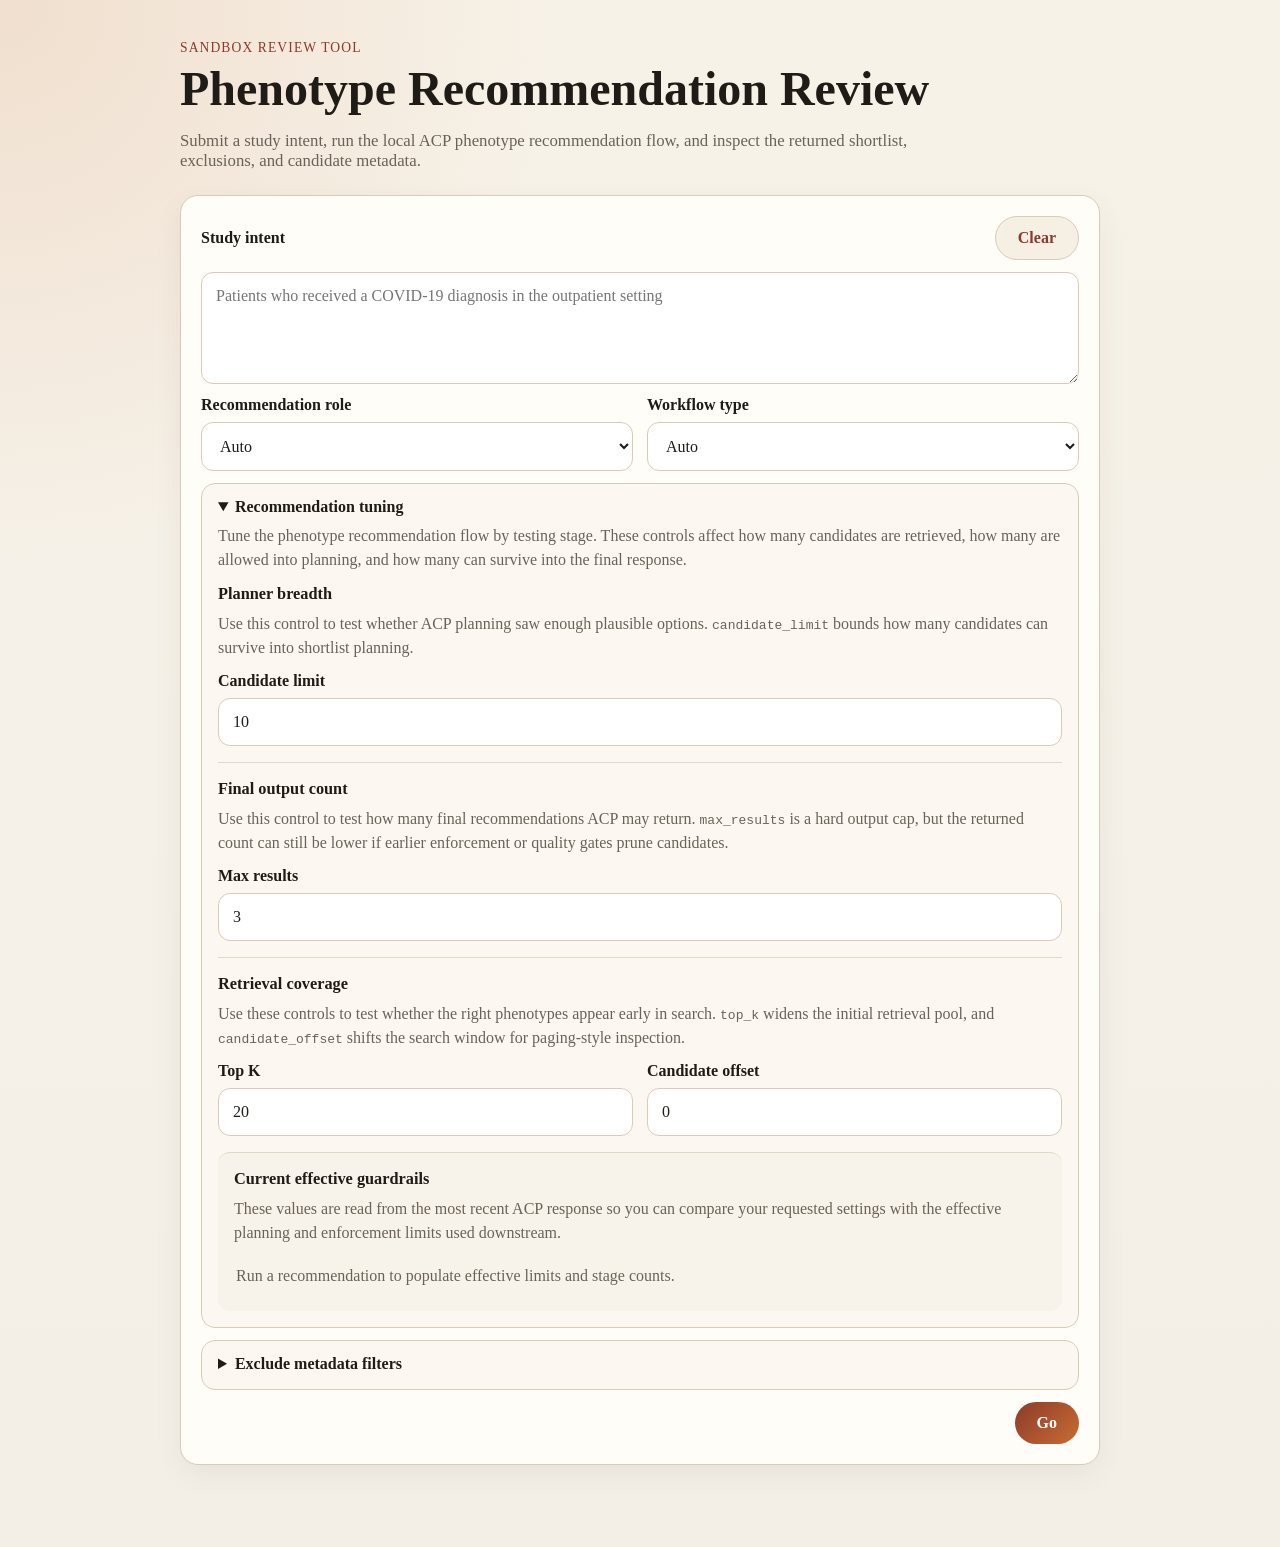
<file: utilities/phenotype_recommendation_review_app/index.html>
<!doctype html>
<html lang="en">
  <head>
    <meta charset="utf-8">
    <meta name="viewport" content="width=device-width, initial-scale=1">
    <title>Phenotype Recommendation Review</title>
    <link rel="stylesheet" href="./styles.css">
  </head>
  <body>
    <main class="page">
      <header class="hero">
        <p class="eyebrow">Sandbox Review Tool</p>
        <h1>Phenotype Recommendation Review</h1>
        <p class="intro">Submit a study intent, run the local ACP phenotype recommendation flow, and inspect the returned shortlist, exclusions, and candidate metadata.</p>
      </header>

      <section class="panel">
        <form id="intent-form" class="intent-form">
          <div class="label-row">
            <label for="study-intent">Study intent</label>
            <button type="button" id="clear-intent-button" class="button-link subtle-button">Clear</button>
          </div>
          <textarea id="study-intent" name="study_intent" rows="4" placeholder="Patients who received a COVID-19 diagnosis in the outpatient setting"></textarea>

          <div class="form-grid">
            <div class="field-group">
              <label for="recommendation-role">Recommendation role</label>
              <select id="recommendation-role" name="recommendation_role">
                <option value="">Auto</option>
                <option value="target">Target</option>
                <option value="comparator">Comparator</option>
                <option value="outcome">Outcome</option>
              </select>
            </div>
            <div class="field-group">
              <label for="workflow-type">Workflow type</label>
              <select id="workflow-type" name="workflow_type">
                <option value="">Auto</option>
                <option value="incidence">Incidence</option>
                <option value="cohort_methods">Cohort Methods</option>
              </select>
            </div>
          </div>

          <details class="filter-details" open>
            <summary>Recommendation tuning</summary>
            <p class="muted compact">Tune the phenotype recommendation flow by testing stage. These controls affect how many candidates are retrieved, how many are allowed into planning, and how many can survive into the final response.</p>

            <section class="tuning-section">
              <h3>Planner breadth</h3>
              <p class="muted compact">Use this control to test whether ACP planning saw enough plausible options. <code>candidate_limit</code> bounds how many candidates can survive into shortlist planning.</p>
              <div class="form-grid">
                <div class="field-group">
                  <label for="candidate-limit">Candidate limit</label>
                  <input id="candidate-limit" name="candidate_limit" type="number" min="1" step="1" value="10">
                </div>
              </div>
            </section>

            <section class="tuning-section">
              <h3>Final output count</h3>
              <p class="muted compact">Use this control to test how many final recommendations ACP may return. <code>max_results</code> is a hard output cap, but the returned count can still be lower if earlier enforcement or quality gates prune candidates.</p>
              <div class="form-grid">
                <div class="field-group">
                  <label for="max-results">Max results</label>
                  <input id="max-results" name="max_results" type="number" min="1" step="1" value="3">
                </div>
              </div>
            </section>

                        <section class="tuning-section">
              <h3>Retrieval coverage</h3>
              <p class="muted compact">Use these controls to test whether the right phenotypes appear early in search. <code>top_k</code> widens the initial retrieval pool, and <code>candidate_offset</code> shifts the search window for paging-style inspection.</p>
              <div class="form-grid">
                <div class="field-group">
                  <label for="top-k">Top K</label>
                  <input id="top-k" name="top_k" type="number" min="1" step="1" value="20">
                </div>
                <div class="field-group">
                  <label for="candidate-offset">Candidate offset</label>
                  <input id="candidate-offset" name="candidate_offset" type="number" min="0" step="1" value="0">
                </div>
              </div>
            </section>

            <section class="tuning-section tuning-section-readonly">
              <h3>Current effective guardrails</h3>
              <p class="muted compact">These values are read from the most recent ACP response so you can compare your requested settings with the effective planning and enforcement limits used downstream.</p>
              <div id="guardrail-summary" class="guardrail-grid">
                <div class="guardrail-empty muted">Run a recommendation to populate effective limits and stage counts.</div>
              </div>
            </section>
          </details>

          <details class="filter-details">
            <summary>Exclude metadata filters</summary>
            <p class="muted compact">Filters are passed through to ACP as exact metadata exclusions. Leave a field blank to ignore it. Use commas for multiple values.</p>
            <div class="form-grid">
              <div class="field-group">
                <label for="exclude-source-dataset">Exclude source dataset</label>
                <input id="exclude-source-dataset" name="exclude_source_dataset" type="text" placeholder="e.g. VA_CIPHER, OHDSI PhenotypeLibrary">
              </div>
              <div class="field-group">
                <label for="exclude-source-record-type">Exclude source record type</label>
                <input id="exclude-source-record-type" name="exclude_source_record_type" type="text" placeholder="e.g. disease_phenotype">
              </div>
              <div class="field-group">
                <label for="exclude-phenotype-role">Exclude phenotype role</label>
                <input id="exclude-phenotype-role" name="exclude_phenotype_role" type="text" placeholder="e.g. procedure, visit">
              </div>
              <div class="field-group">
                <label for="exclude-care-setting-scope">Exclude care setting</label>
                <input id="exclude-care-setting-scope" name="exclude_care_setting_scope" type="text" placeholder="e.g. inpatient">
              </div>
              <div class="field-group">
                <label for="exclude-executable-status">Exclude executable status</label>
                <input id="exclude-executable-status" name="exclude_executable_definition_status" type="text" placeholder="e.g. codes_only">
              </div>
            </div>
          </details>

          <div class="actions actions-right">
            <span id="status" class="status"></span>
            <button type="submit" id="go-button">Go</button>
          </div>
        </form>
      </section>

      <section id="results-panel" class="panel hidden">
        <div class="results-header results-header-row">
          <div>
            <h2>Recommendations</h2>
            <p id="result-summary" class="muted"></p>
          </div>
          <button type="button" id="reset-results-button" class="button-link subtle-button">Reset</button>
        </div>
        <ol id="recommendation-list" class="recommendation-list"></ol>
        <details id="diagnostics-panel" class="json-details hidden">
          <summary>Show flow diagnostics</summary>
          <div class="diagnostic-stack">
            <div>
              <h3>Candidate exclusions</h3>
              <pre id="candidate-exclusions-output"></pre>
            </div>
            <div>
              <h3>Planning candidates</h3>
              <pre id="planning-candidates-output"></pre>
            </div>
          </div>
        </details>
        <details class="json-details">
          <summary>Show full JSON response</summary>
          <pre id="json-output"></pre>
        </details>
      </section>

      <section id="error-panel" class="panel hidden error-panel">
        <h2>Request failed</h2>
        <pre id="error-output"></pre>
      </section>
    </main>
    <script src="./app.js"></script>
  </body>
</html>
</file>
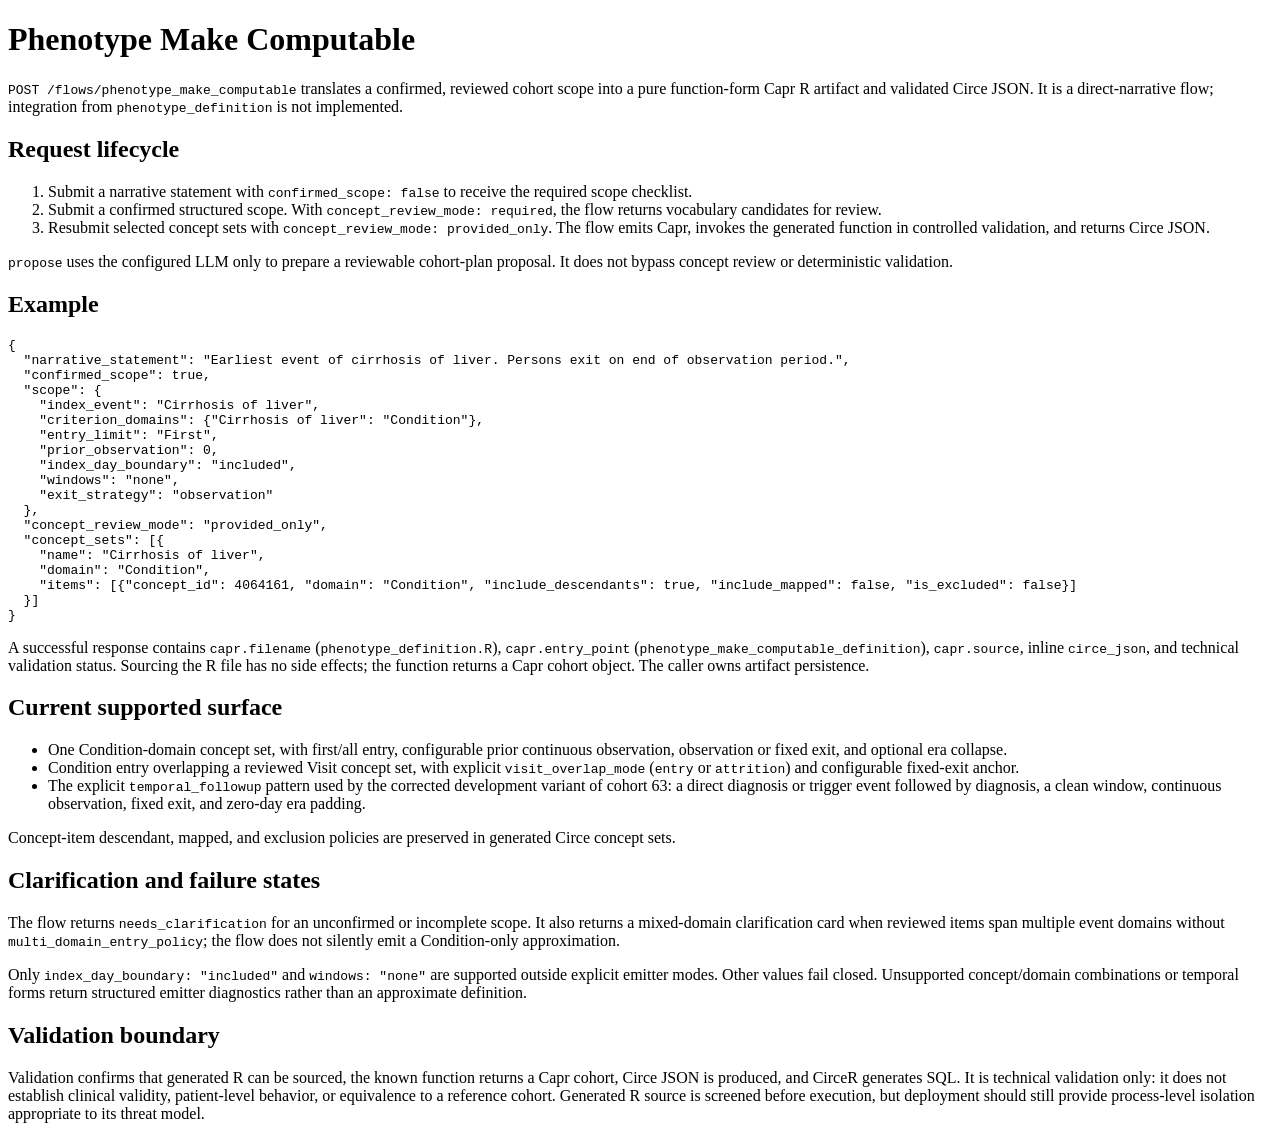
<file: docs/WORKFLOW_PHENOTYPE_MAKE_COMPUTABLE.html>
<?xml version="1.0" encoding="UTF-8" ?>
<!DOCTYPE html PUBLIC "-//W3C//DTD XHTML 1.0 Strict//EN"
	"http://www.w3.org/TR/xhtml1/DTD/xhtml1-strict.dtd">

<html xmlns="http://www.w3.org/1999/xhtml">

<head>
<title>WORKFLOW_PHENOTYPE_MAKE_COMPUTABLE.html</title>
<meta http-equiv="Content-Type" content="text/html;charset=utf-8"/>

</head>

<body>

<h1 id="phenotype-make-computable">Phenotype Make Computable</h1>
<p><code>POST /flows/phenotype_make_computable</code> translates a
confirmed, reviewed cohort scope into a pure function-form Capr R
artifact and validated Circe JSON. It is a direct-narrative flow;
integration from <code>phenotype_definition</code> is not
implemented.</p>
<h2 id="request-lifecycle">Request lifecycle</h2>
<ol type="1">
<li>Submit a narrative statement with
<code>confirmed_scope: false</code> to receive the required scope
checklist.</li>
<li>Submit a confirmed structured scope. With
<code>concept_review_mode: required</code>, the flow returns vocabulary
candidates for review.</li>
<li>Resubmit selected concept sets with
<code>concept_review_mode: provided_only</code>. The flow emits Capr,
invokes the generated function in controlled validation, and returns
Circe JSON.</li>
</ol>
<p><code>propose</code> uses the configured LLM only to prepare a
reviewable cohort-plan proposal. It does not bypass concept review or
deterministic validation.</p>
<h2 id="example">Example</h2>
<div class="sourceCode" id="cb1"><pre
class="sourceCode json"><code class="sourceCode json"><span id="cb1-1"><a href="#cb1-1" aria-hidden="true" tabindex="-1"></a><span class="fu">{</span></span>
<span id="cb1-2"><a href="#cb1-2" aria-hidden="true" tabindex="-1"></a>  <span class="dt">&quot;narrative_statement&quot;</span><span class="fu">:</span> <span class="st">&quot;Earliest event of cirrhosis of liver. Persons exit on end of observation period.&quot;</span><span class="fu">,</span></span>
<span id="cb1-3"><a href="#cb1-3" aria-hidden="true" tabindex="-1"></a>  <span class="dt">&quot;confirmed_scope&quot;</span><span class="fu">:</span> <span class="kw">true</span><span class="fu">,</span></span>
<span id="cb1-4"><a href="#cb1-4" aria-hidden="true" tabindex="-1"></a>  <span class="dt">&quot;scope&quot;</span><span class="fu">:</span> <span class="fu">{</span></span>
<span id="cb1-5"><a href="#cb1-5" aria-hidden="true" tabindex="-1"></a>    <span class="dt">&quot;index_event&quot;</span><span class="fu">:</span> <span class="st">&quot;Cirrhosis of liver&quot;</span><span class="fu">,</span></span>
<span id="cb1-6"><a href="#cb1-6" aria-hidden="true" tabindex="-1"></a>    <span class="dt">&quot;criterion_domains&quot;</span><span class="fu">:</span> <span class="fu">{</span><span class="dt">&quot;Cirrhosis of liver&quot;</span><span class="fu">:</span> <span class="st">&quot;Condition&quot;</span><span class="fu">},</span></span>
<span id="cb1-7"><a href="#cb1-7" aria-hidden="true" tabindex="-1"></a>    <span class="dt">&quot;entry_limit&quot;</span><span class="fu">:</span> <span class="st">&quot;First&quot;</span><span class="fu">,</span></span>
<span id="cb1-8"><a href="#cb1-8" aria-hidden="true" tabindex="-1"></a>    <span class="dt">&quot;prior_observation&quot;</span><span class="fu">:</span> <span class="dv">0</span><span class="fu">,</span></span>
<span id="cb1-9"><a href="#cb1-9" aria-hidden="true" tabindex="-1"></a>    <span class="dt">&quot;index_day_boundary&quot;</span><span class="fu">:</span> <span class="st">&quot;included&quot;</span><span class="fu">,</span></span>
<span id="cb1-10"><a href="#cb1-10" aria-hidden="true" tabindex="-1"></a>    <span class="dt">&quot;windows&quot;</span><span class="fu">:</span> <span class="st">&quot;none&quot;</span><span class="fu">,</span></span>
<span id="cb1-11"><a href="#cb1-11" aria-hidden="true" tabindex="-1"></a>    <span class="dt">&quot;exit_strategy&quot;</span><span class="fu">:</span> <span class="st">&quot;observation&quot;</span></span>
<span id="cb1-12"><a href="#cb1-12" aria-hidden="true" tabindex="-1"></a>  <span class="fu">},</span></span>
<span id="cb1-13"><a href="#cb1-13" aria-hidden="true" tabindex="-1"></a>  <span class="dt">&quot;concept_review_mode&quot;</span><span class="fu">:</span> <span class="st">&quot;provided_only&quot;</span><span class="fu">,</span></span>
<span id="cb1-14"><a href="#cb1-14" aria-hidden="true" tabindex="-1"></a>  <span class="dt">&quot;concept_sets&quot;</span><span class="fu">:</span> <span class="ot">[</span><span class="fu">{</span></span>
<span id="cb1-15"><a href="#cb1-15" aria-hidden="true" tabindex="-1"></a>    <span class="dt">&quot;name&quot;</span><span class="fu">:</span> <span class="st">&quot;Cirrhosis of liver&quot;</span><span class="fu">,</span></span>
<span id="cb1-16"><a href="#cb1-16" aria-hidden="true" tabindex="-1"></a>    <span class="dt">&quot;domain&quot;</span><span class="fu">:</span> <span class="st">&quot;Condition&quot;</span><span class="fu">,</span></span>
<span id="cb1-17"><a href="#cb1-17" aria-hidden="true" tabindex="-1"></a>    <span class="dt">&quot;items&quot;</span><span class="fu">:</span> <span class="ot">[</span><span class="fu">{</span><span class="dt">&quot;concept_id&quot;</span><span class="fu">:</span> <span class="dv">4064161</span><span class="fu">,</span> <span class="dt">&quot;domain&quot;</span><span class="fu">:</span> <span class="st">&quot;Condition&quot;</span><span class="fu">,</span> <span class="dt">&quot;include_descendants&quot;</span><span class="fu">:</span> <span class="kw">true</span><span class="fu">,</span> <span class="dt">&quot;include_mapped&quot;</span><span class="fu">:</span> <span class="kw">false</span><span class="fu">,</span> <span class="dt">&quot;is_excluded&quot;</span><span class="fu">:</span> <span class="kw">false</span><span class="fu">}</span><span class="ot">]</span></span>
<span id="cb1-18"><a href="#cb1-18" aria-hidden="true" tabindex="-1"></a>  <span class="fu">}</span><span class="ot">]</span></span>
<span id="cb1-19"><a href="#cb1-19" aria-hidden="true" tabindex="-1"></a><span class="fu">}</span></span></code></pre></div>
<p>A successful response contains <code>capr.filename</code>
(<code>phenotype_definition.R</code>), <code>capr.entry_point</code>
(<code>phenotype_make_computable_definition</code>),
<code>capr.source</code>, inline <code>circe_json</code>, and technical
validation status. Sourcing the R file has no side effects; the function
returns a Capr cohort object. The caller owns artifact persistence.</p>
<h2 id="current-supported-surface">Current supported surface</h2>
<ul>
<li>One Condition-domain concept set, with first/all entry, configurable
prior continuous observation, observation or fixed exit, and optional
era collapse.</li>
<li>Condition entry overlapping a reviewed Visit concept set, with
explicit <code>visit_overlap_mode</code> (<code>entry</code> or
<code>attrition</code>) and configurable fixed-exit anchor.</li>
<li>The explicit <code>temporal_followup</code> pattern used by the
corrected development variant of cohort 63: a direct diagnosis or
trigger event followed by diagnosis, a clean window, continuous
observation, fixed exit, and zero-day era padding.</li>
</ul>
<p>Concept-item descendant, mapped, and exclusion policies are preserved
in generated Circe concept sets.</p>
<h2 id="clarification-and-failure-states">Clarification and failure
states</h2>
<p>The flow returns <code>needs_clarification</code> for an unconfirmed
or incomplete scope. It also returns a mixed-domain clarification card
when reviewed items span multiple event domains without
<code>multi_domain_entry_policy</code>; the flow does not silently emit
a Condition-only approximation.</p>
<p>Only <code>index_day_boundary: "included"</code> and
<code>windows: "none"</code> are supported outside explicit emitter
modes. Other values fail closed. Unsupported concept/domain combinations
or temporal forms return structured emitter diagnostics rather than an
approximate definition.</p>
<h2 id="validation-boundary">Validation boundary</h2>
<p>Validation confirms that generated R can be sourced, the known
function returns a Capr cohort, Circe JSON is produced, and CirceR
generates SQL. It is technical validation only: it does not establish
clinical validity, patient-level behavior, or equivalence to a reference
cohort. Generated R source is screened before execution, but deployment
should still provide process-level isolation appropriate to its threat
model.</p>

</body>
</html>
</file>
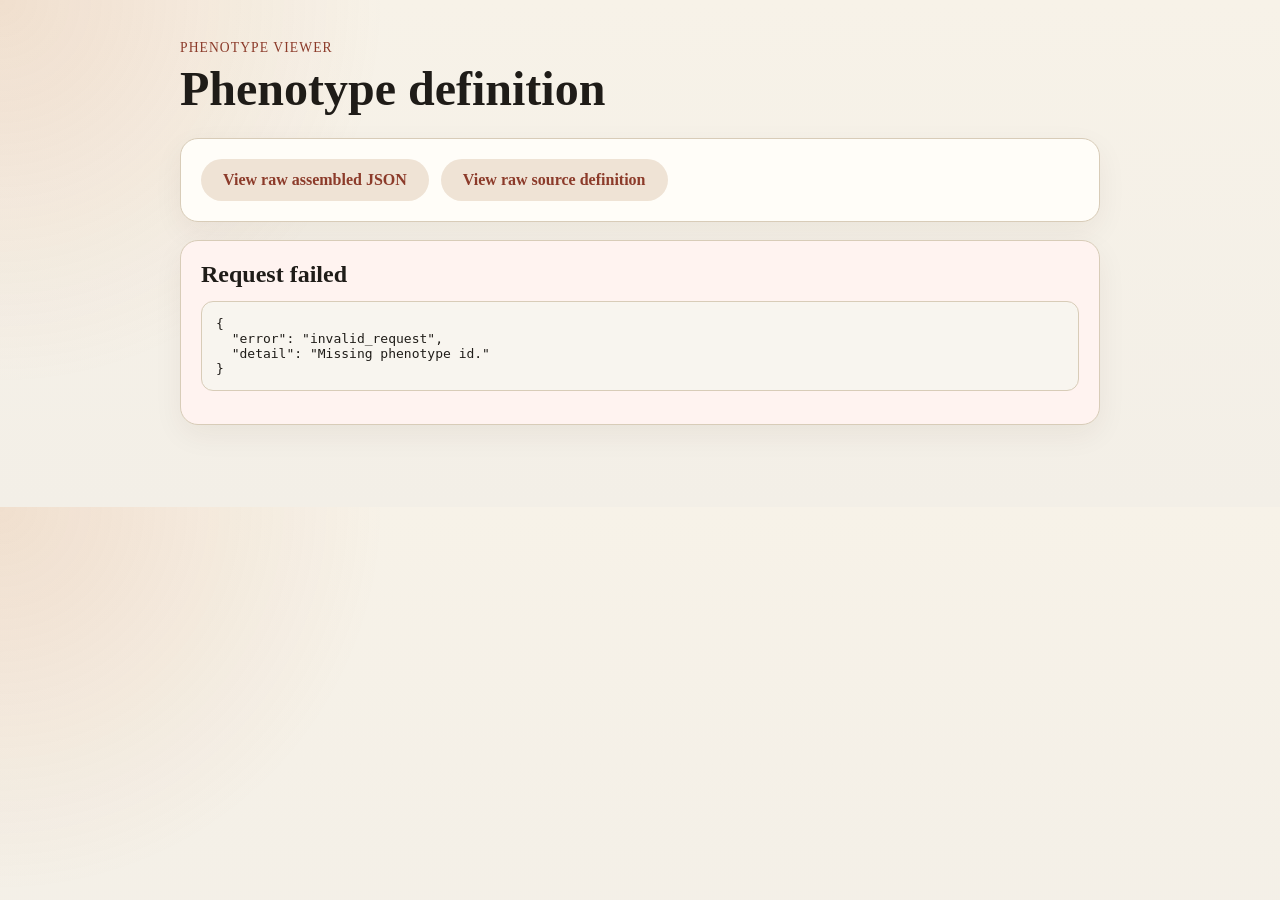
<file: utilities/phenotype_recommendation_review_app/phenotype.html>
<!doctype html>
<html lang="en">
  <head>
    <meta charset="utf-8">
    <meta name="viewport" content="width=device-width, initial-scale=1">
    <title>Phenotype Definition Viewer</title>
    <link rel="stylesheet" href="./styles.css">
  </head>
  <body>
    <main class="page">
      <header class="hero">
        <p class="eyebrow">Phenotype Viewer</p>
        <h1 id="viewer-title">Phenotype definition</h1>
        <p id="viewer-subtitle" class="intro"></p>
      </header>

      <section class="panel">
        <div class="actions actions-wrap">
          <a id="raw-assembled-link" class="button-link" target="_blank" rel="noopener noreferrer">View raw assembled JSON</a>
          <a id="raw-source-link" class="button-link" target="_blank" rel="noopener noreferrer">View raw source definition</a>
          <span id="viewer-status" class="status"></span>
        </div>
      </section>

      <section id="viewer-panel" class="panel hidden">
        <h2>Catalog metadata</h2>
        <pre id="catalog-metadata"></pre>
        <h2>Source definition</h2>
        <pre id="definition-json"></pre>
      </section>

      <section id="viewer-error-panel" class="panel hidden error-panel">
        <h2>Request failed</h2>
        <pre id="viewer-error"></pre>
      </section>
    </main>
    <script src="./phenotype.js"></script>
  </body>
</html>
</file>
<file: utilities/phenotype_recommendation_review_app/styles.css>
:root {
  color-scheme: light;
  --bg: #f3efe7;
  --panel: #fffdf8;
  --ink: #1f1c18;
  --muted: #6a6258;
  --line: #d8ccb8;
  --accent: #8c3b2a;
  --accent-2: #c96c33;
  --error-bg: #fff3f0;
}

* {
  box-sizing: border-box;
}

body {
  margin: 0;
  font-family: Georgia, "Times New Roman", serif;
  background:
    radial-gradient(circle at top left, rgba(201, 108, 51, 0.14), transparent 28%),
    linear-gradient(180deg, #f7f2e8 0%, var(--bg) 100%);
  color: var(--ink);
}

.page {
  max-width: 960px;
  margin: 0 auto;
  padding: 40px 20px 64px;
}

.hero {
  margin-bottom: 24px;
}

.eyebrow {
  margin: 0 0 8px;
  color: var(--accent);
  font-size: 0.85rem;
  letter-spacing: 0.08em;
  text-transform: uppercase;
}

h1, h2, h3 {
  margin: 0;
  font-weight: 600;
}

h1 {
  font-size: clamp(2rem, 5vw, 3rem);
  line-height: 1.05;
}

.intro {
  max-width: 760px;
  color: var(--muted);
  font-size: 1.05rem;
}

.panel {
  background: var(--panel);
  border: 1px solid var(--line);
  border-radius: 18px;
  padding: 20px;
  box-shadow: 0 10px 30px rgba(60, 40, 20, 0.06);
  margin-bottom: 18px;
}

.intent-form {
  display: grid;
  gap: 12px;
}

label {
  font-weight: 600;
}

textarea,
input,
select {
  width: 100%;
  padding: 14px;
  font: inherit;
  color: var(--ink);
  border: 1px solid var(--line);
  border-radius: 12px;
  background: #fff;
}

textarea {
  resize: vertical;
  min-height: 112px;
}

.actions {
  display: flex;
  align-items: center;
  gap: 12px;
}

button {
  appearance: none;
  border: 0;
  border-radius: 999px;
  padding: 12px 22px;
  background: linear-gradient(135deg, var(--accent), var(--accent-2));
  color: #fff;
  font: inherit;
  font-weight: 600;
  cursor: pointer;
}

button:disabled {
  opacity: 0.6;
  cursor: wait;
}

.status,
.muted,
.meta {
  color: var(--muted);
}

.recommendation-list {
  list-style: none;
  padding: 0;
  margin: 16px 0 0;
  display: grid;
  gap: 14px;
}

.recommendation-item {
  border: 1px solid var(--line);
  border-radius: 14px;
  padding: 16px;
  background: #fff;
}

.recommendation-topline {
  display: flex;
  gap: 14px;
}

.rank {
  flex: 0 0 auto;
  width: 36px;
  height: 36px;
  display: inline-flex;
  align-items: center;
  justify-content: center;
  border-radius: 999px;
  background: #f2dfd5;
  color: var(--accent);
  font-weight: 700;
}

.meta {
  margin: 4px 0 0;
  font-size: 0.95rem;
}

.justification {
  margin: 12px 0 0;
  line-height: 1.5;
}

.json-details {
  margin-top: 18px;
}

summary {
  cursor: pointer;
  font-weight: 600;
}

pre {
  white-space: pre-wrap;
  word-break: break-word;
  overflow-x: auto;
  background: #f8f5ef;
  border: 1px solid var(--line);
  border-radius: 12px;
  padding: 14px;
}

.error-panel {
  background: var(--error-bg);
}

.hidden {
  display: none;
}

.empty-state {
  color: var(--muted);
}

@media (max-width: 640px) {
  .page {
    padding: 24px 14px 40px;
  }

  .panel {
    padding: 16px;
    border-radius: 14px;
  }
}

.button-link {
  display: inline-flex;
  align-items: center;
  justify-content: center;
  border-radius: 999px;
  padding: 12px 22px;
  background: #efe3d5;
  color: var(--accent);
  text-decoration: none;
  font-weight: 600;
}

.actions-wrap {
  flex-wrap: wrap;
}

.card-link-row {
  margin: 12px 0 0;
}

.card-link {
  color: var(--accent);
  font-weight: 600;
  text-decoration: none;
}

.card-link:hover,
.button-link:hover {
  text-decoration: underline;
}

.label-row {
  display: flex;
  align-items: center;
  justify-content: space-between;
  gap: 12px;
}

.actions-right {
  justify-content: flex-end;
}

.results-header-row {
  display: flex;
  align-items: flex-start;
  justify-content: space-between;
  gap: 16px;
}

.subtle-button {
  border: 1px solid var(--line);
  background: #f6efe4;
}

.form-grid {
  display: grid;
  gap: 14px;
  grid-template-columns: repeat(auto-fit, minmax(220px, 1fr));
}

.field-group {
  display: grid;
  gap: 8px;
}

.filter-details {
  border: 1px solid var(--line);
  border-radius: 14px;
  padding: 14px 16px 16px;
  background: #fcf8f1;
}

.compact {
  margin: 8px 0 12px;
  line-height: 1.5;
}

.badge-row {
  display: flex;
  flex-wrap: wrap;
  gap: 8px;
  margin-top: 12px;
}

.badge {
  display: inline-flex;
  align-items: center;
  gap: 6px;
  border: 1px solid var(--line);
  border-radius: 999px;
  padding: 6px 10px;
  background: #f8f1e7;
  font-size: 0.92rem;
}

.badge-label {
  font-weight: 600;
  color: var(--accent);
}

.diagnostic-stack {
  display: grid;
  gap: 14px;
}

.tuning-section {
  margin-top: 16px;
  padding-top: 16px;
  border-top: 1px solid rgba(216, 204, 184, 0.7);
}

.tuning-section:first-of-type {
  margin-top: 12px;
  padding-top: 0;
  border-top: 0;
}

.tuning-section h3 {
  font-size: 1.02rem;
}

.tuning-section-readonly {
  background: #f8f3ea;
  border-radius: 12px;
  padding: 16px;
}

.guardrail-grid {
  display: grid;
  gap: 10px;
  grid-template-columns: repeat(auto-fit, minmax(180px, 1fr));
}

.guardrail-card {
  border: 1px solid var(--line);
  border-radius: 12px;
  padding: 12px 14px;
  background: #fff;
}

.guardrail-card h4 {
  margin: 0 0 6px;
  font-size: 0.95rem;
  color: var(--accent);
}

.guardrail-card p {
  margin: 0;
  font-size: 1.15rem;
  font-weight: 600;
}

.guardrail-card small {
  display: block;
  margin-top: 6px;
  color: var(--muted);
  line-height: 1.35;
}

.guardrail-empty {
  padding: 10px 2px;
}
</file>
